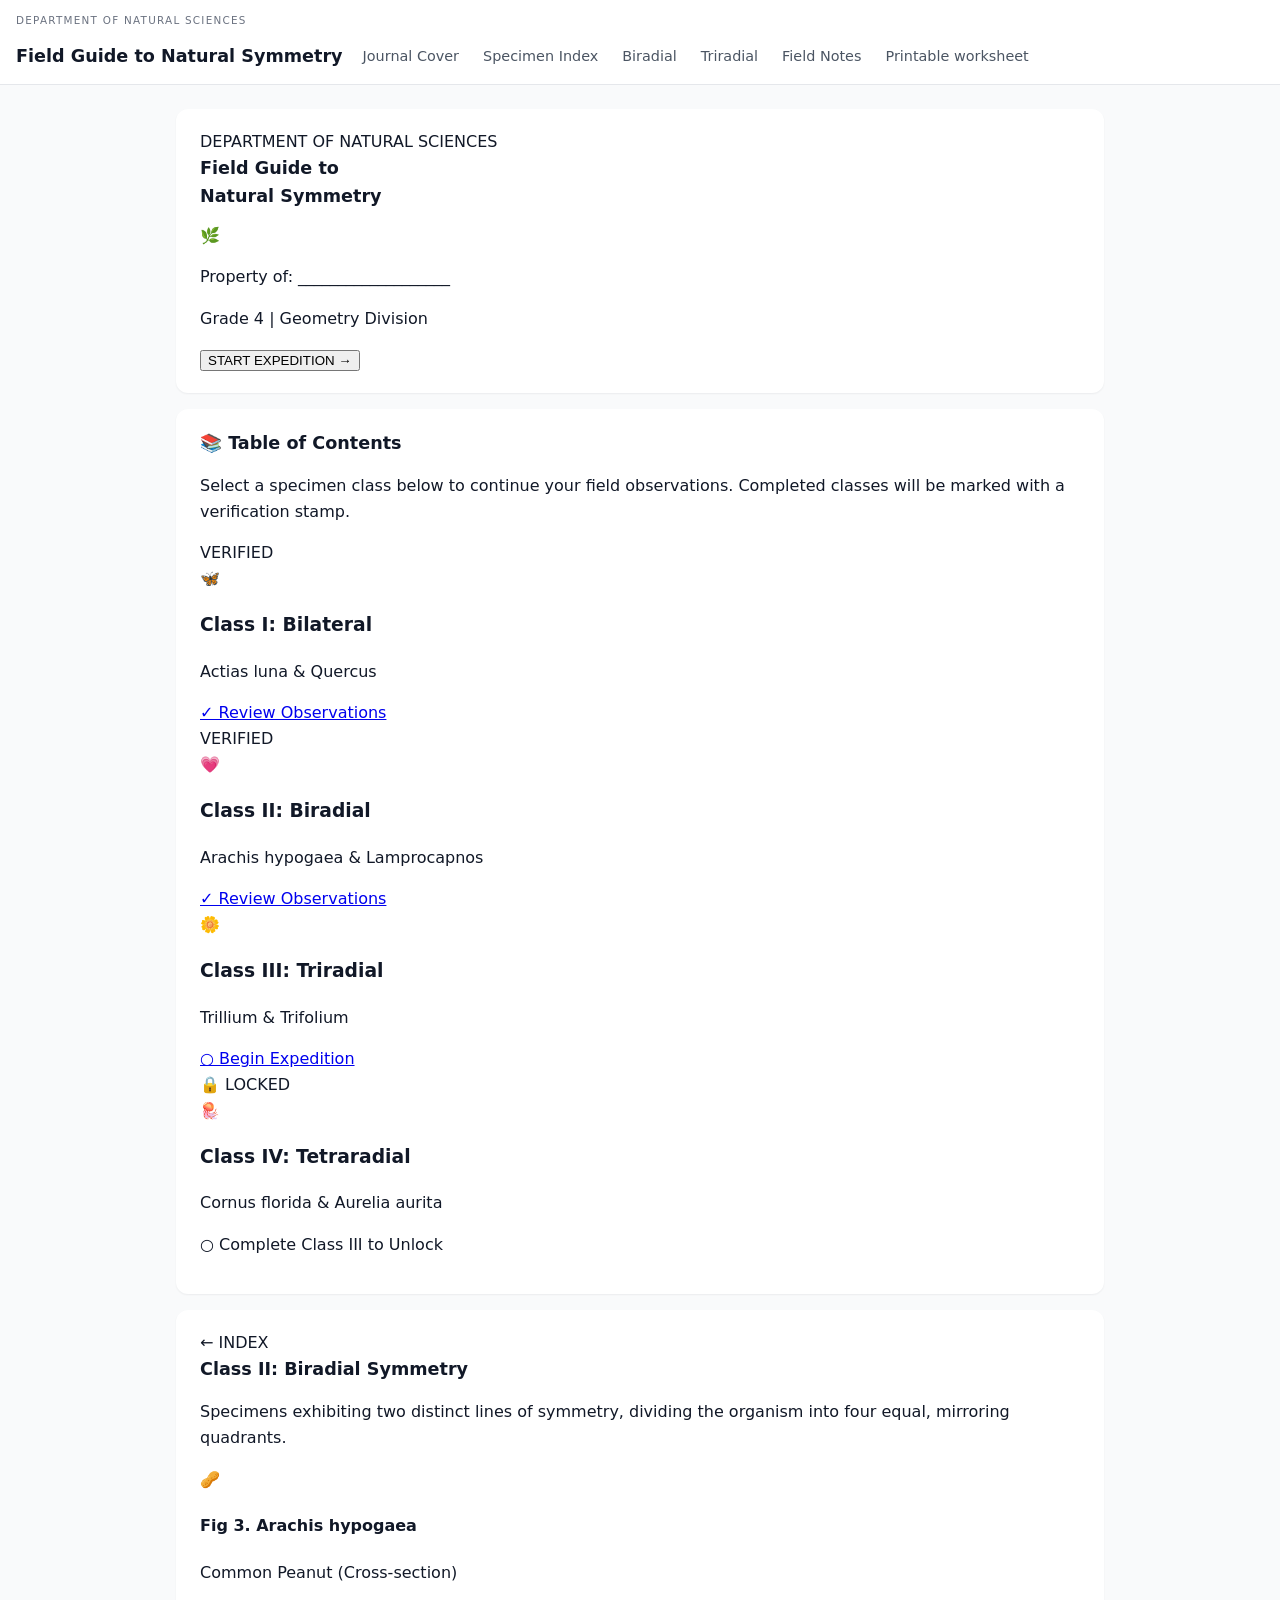
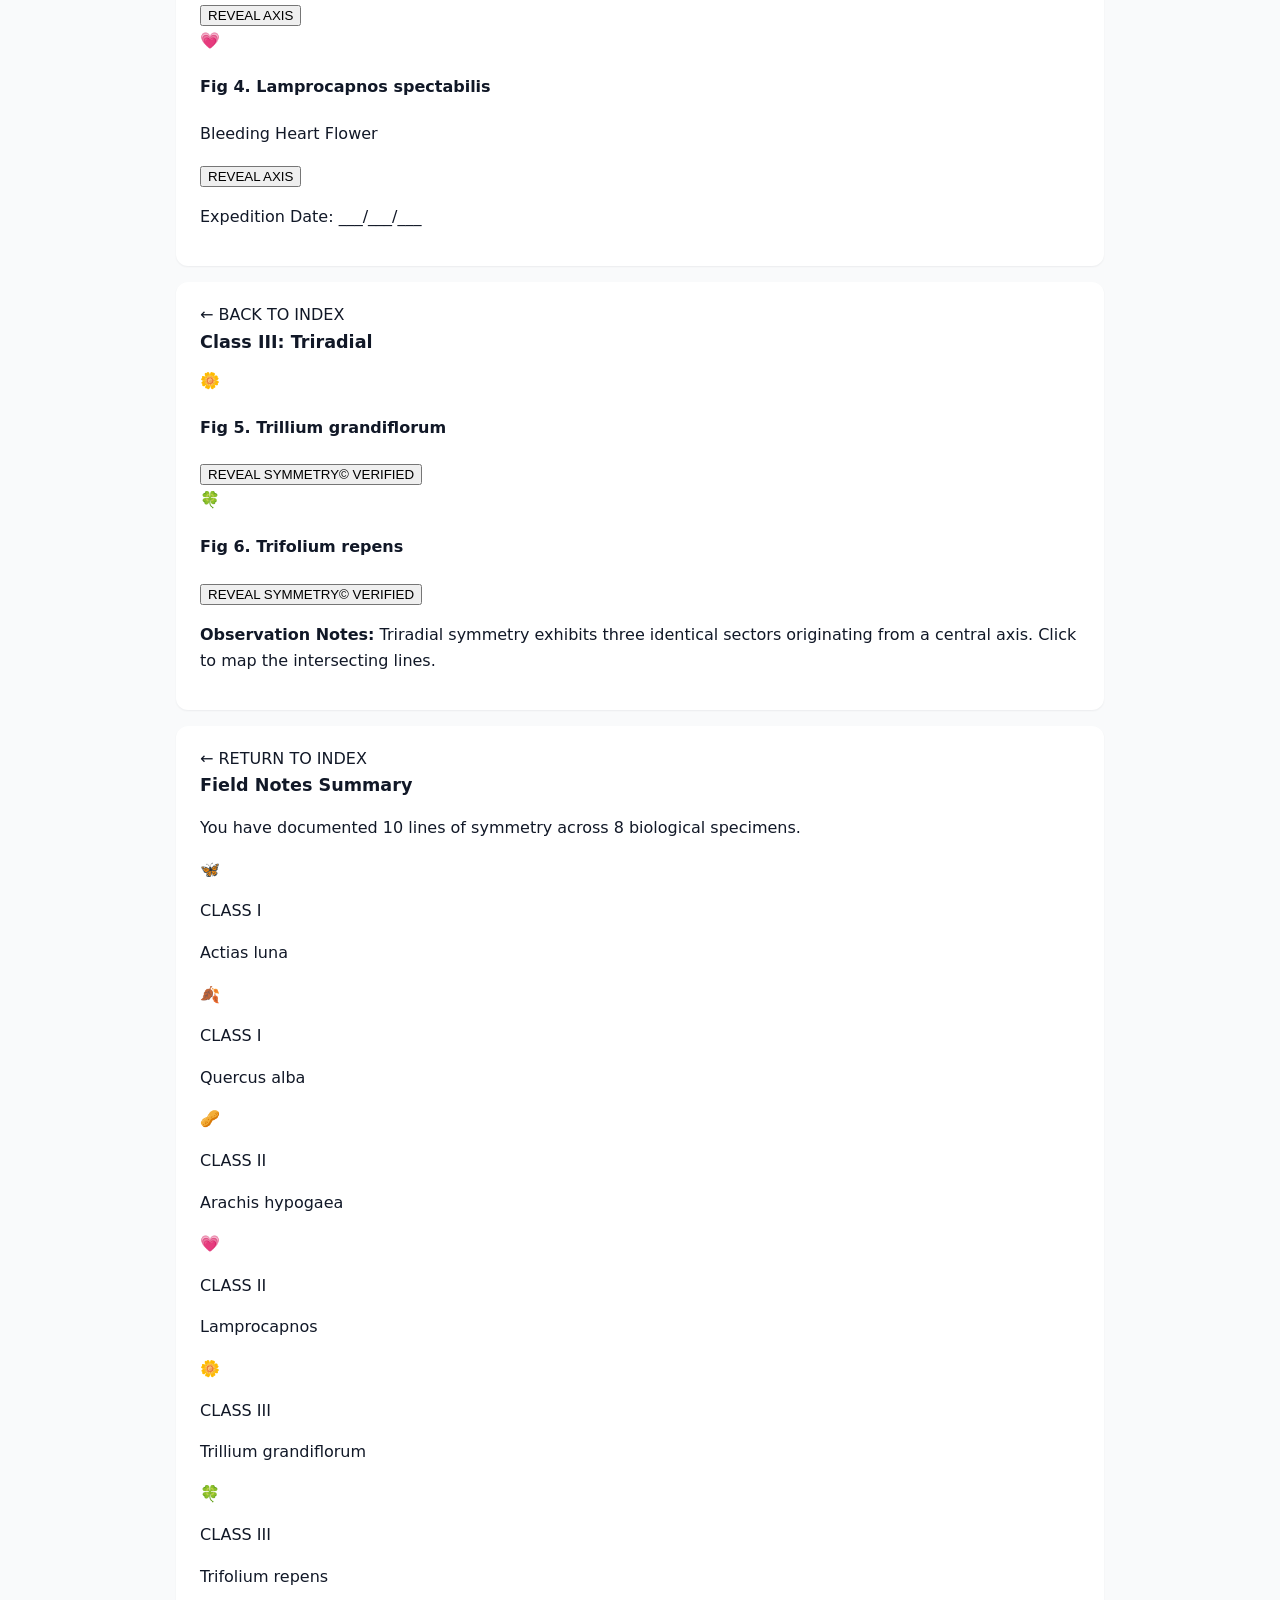
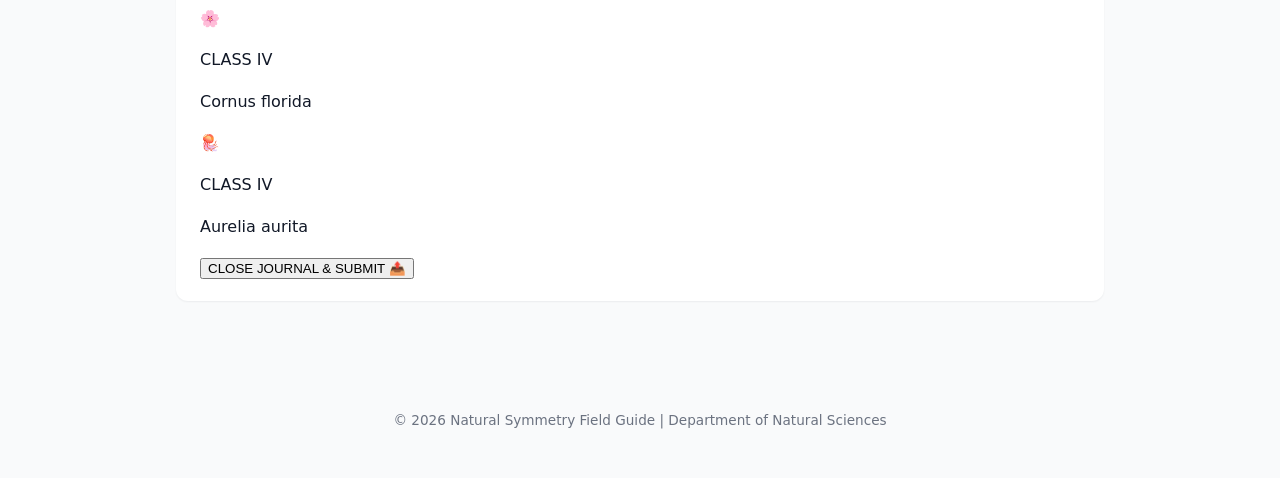
<file: index.html>
<!doctype html>
<html lang="en">
<head>
  <meta charset="utf-8">
  <title>Field Guide to Natural Symmetry</title>
  <meta name="viewport" content="width=device-width, initial-scale=1">
  <link rel="stylesheet" href="styles.css">
</head>
<body>
  <header>
    <div class="header-top">DEPARTMENT OF NATURAL SCIENCES</div>
    <h1>Field Guide to Natural Symmetry</h1>
    <nav>
      <a href="#journal-cover">Journal Cover</a>
      <a href="#specimen-index">Specimen Index</a>
      <a href="#biradial">Biradial</a>
      <a href="#triradial">Triradial</a>
      <a href="#field-notes">Field Notes</a>
      <a href="symmetry-worksheet.html">Printable worksheet</a>
    </nav>
  </header>

  <main>
    <section id="journal-cover" class="hero">
      <div class="hero-content">
        <div class="dept-label">DEPARTMENT OF NATURAL SCIENCES</div>
        <h2 class="hero-title">Field Guide to<br>Natural Symmetry</h2>
        <div class="specimen-card">
          <div class="specimen-image-placeholder">🌿</div>
        </div>
        <p class="property-label">Property of: ___________________</p>
        <p class="grade-label">Grade 4 | Geometry Division</p>
        <button class="cta-button">START EXPEDITION →</button>
      </div>
    </section>

    <section id="specimen-index">
      <h2 class="section-title">📚 Table of Contents</h2>
      <p class="section-subtitle">Select a specimen class below to continue your field observations. Completed classes will be marked with a verification stamp.</p>
      
      <div class="specimen-grid">
        <div class="specimen-card">
          <div class="specimen-badge">VERIFIED</div>
          <div class="specimen-image">🦋</div>
          <h3>Class I: Bilateral</h3>
          <p class="specimen-subtitle">Actias luna & Quercus</p>
          <a href="#" class="review-link">✓ Review Observations</a>
        </div>

        <div class="specimen-card">
          <div class="specimen-badge">VERIFIED</div>
          <div class="specimen-image">💗</div>
          <h3>Class II: Biradial</h3>
          <p class="specimen-subtitle">Arachis hypogaea & Lamprocapnos</p>
          <a href="#biradial" class="review-link">✓ Review Observations</a>
        </div>

        <div class="specimen-card">
          <div class="specimen-image">🌼</div>
          <h3>Class III: Triradial</h3>
          <p class="specimen-subtitle">Trillium & Trifolium</p>
          <a href="#triradial" class="begin-link">○ Begin Expedition</a>
        </div>

        <div class="specimen-card locked">
          <div class="specimen-badge">🔒 LOCKED</div>
          <div class="specimen-image">🪼</div>
          <h3>Class IV: Tetraradial</h3>
          <p class="specimen-subtitle">Cornus florida & Aurelia aurita</p>
          <p class="complete-label">○ Complete Class III to Unlock</p>
        </div>
      </div>
    </section>

    <section id="biradial">
      <div class="breadcrumb">← INDEX</div>
      <h2 class="section-title">Class II: Biradial Symmetry</h2>
      <p class="section-subtitle">Specimens exhibiting two distinct lines of symmetry, dividing the organism into four equal, mirroring quadrants.</p>
      
      <div class="specimen-detail-grid">
        <div class="specimen-detail">
          <div class="specimen-diagram">🥜</div>
          <h4>Fig 3. Arachis hypogaea</h4>
          <p class="specimen-label">Common Peanut (Cross-section)</p>
          <button class="reveal-button">REVEAL AXIS</button>
        </div>

        <div class="specimen-detail">
          <div class="specimen-diagram">💗</div>
          <h4>Fig 4. Lamprocapnos spectabilis</h4>
          <p class="specimen-label">Bleeding Heart Flower</p>
          <button class="reveal-button">REVEAL AXIS</button>
        </div>
      </div>
      <p class="expedition-date">Expedition Date: ___/___/___</p>
    </section>

    <section id="triradial">
      <div class="breadcrumb">← BACK TO INDEX</div>
      <h2 class="section-title">Class III: Triradial</h2>
      
      <div class="specimen-detail-grid">
        <div class="specimen-detail">
          <div class="specimen-diagram">🌼</div>
          <h4>Fig 5. Trillium grandiflorum</h4>
          <button class="reveal-button">REVEAL SYMMETRY© VERIFIED</button>
        </div>

        <div class="specimen-detail">
          <div class="specimen-diagram">🍀</div>
          <h4>Fig 6. Trifolium repens</h4>
          <button class="reveal-button">REVEAL SYMMETRY© VERIFIED</button>
        </div>
      </div>
      
      <p class="observation-note"><strong>Observation Notes:</strong> Triradial symmetry exhibits three identical sectors originating from a central axis. Click to map the intersecting lines.</p>
    </section>

    <section id="field-notes">
      <div class="breadcrumb">← RETURN TO INDEX</div>
      <h2 class="section-title">Field Notes Summary</h2>
      <p class="section-subtitle">You have documented 10 lines of symmetry across 8 biological specimens.</p>
      
      <div class="summary-grid">
        <div class="summary-card">
          <div class="summary-image">🦋</div>
          <p class="summary-class">CLASS I</p>
          <p class="summary-name">Actias luna</p>
        </div>
        
        <div class="summary-card">
          <div class="summary-image">🍂</div>
          <p class="summary-class">CLASS I</p>
          <p class="summary-name">Quercus alba</p>
        </div>
        
        <div class="summary-card">
          <div class="summary-image">🥜</div>
          <p class="summary-class">CLASS II</p>
          <p class="summary-name">Arachis hypogaea</p>
        </div>
        
        <div class="summary-card">
          <div class="summary-image">💗</div>
          <p class="summary-class">CLASS II</p>
          <p class="summary-name">Lamprocapnos</p>
        </div>
        
        <div class="summary-card">
          <div class="summary-image">🌼</div>
          <p class="summary-class">CLASS III</p>
          <p class="summary-name">Trillium grandiflorum</p>
        </div>
        
        <div class="summary-card">
          <div class="summary-image">🍀</div>
          <p class="summary-class">CLASS III</p>
          <p class="summary-name">Trifolium repens</p>
        </div>
        
        <div class="summary-card">
          <div class="summary-image">🌸</div>
          <p class="summary-class">CLASS IV</p>
          <p class="summary-name">Cornus florida</p>
        </div>
        
        <div class="summary-card">
          <div class="summary-image">🪼</div>
          <p class="summary-class">CLASS IV</p>
          <p class="summary-name">Aurelia aurita</p>
        </div>
      </div>
      
      <button class="submit-button">CLOSE JOURNAL & SUBMIT 📤</button>
    </section>
  </main>

  <footer>
    <p>© 2026 Natural Symmetry Field Guide | Department of Natural Sciences</p>
  </footer>
</body>
</html>
</file>
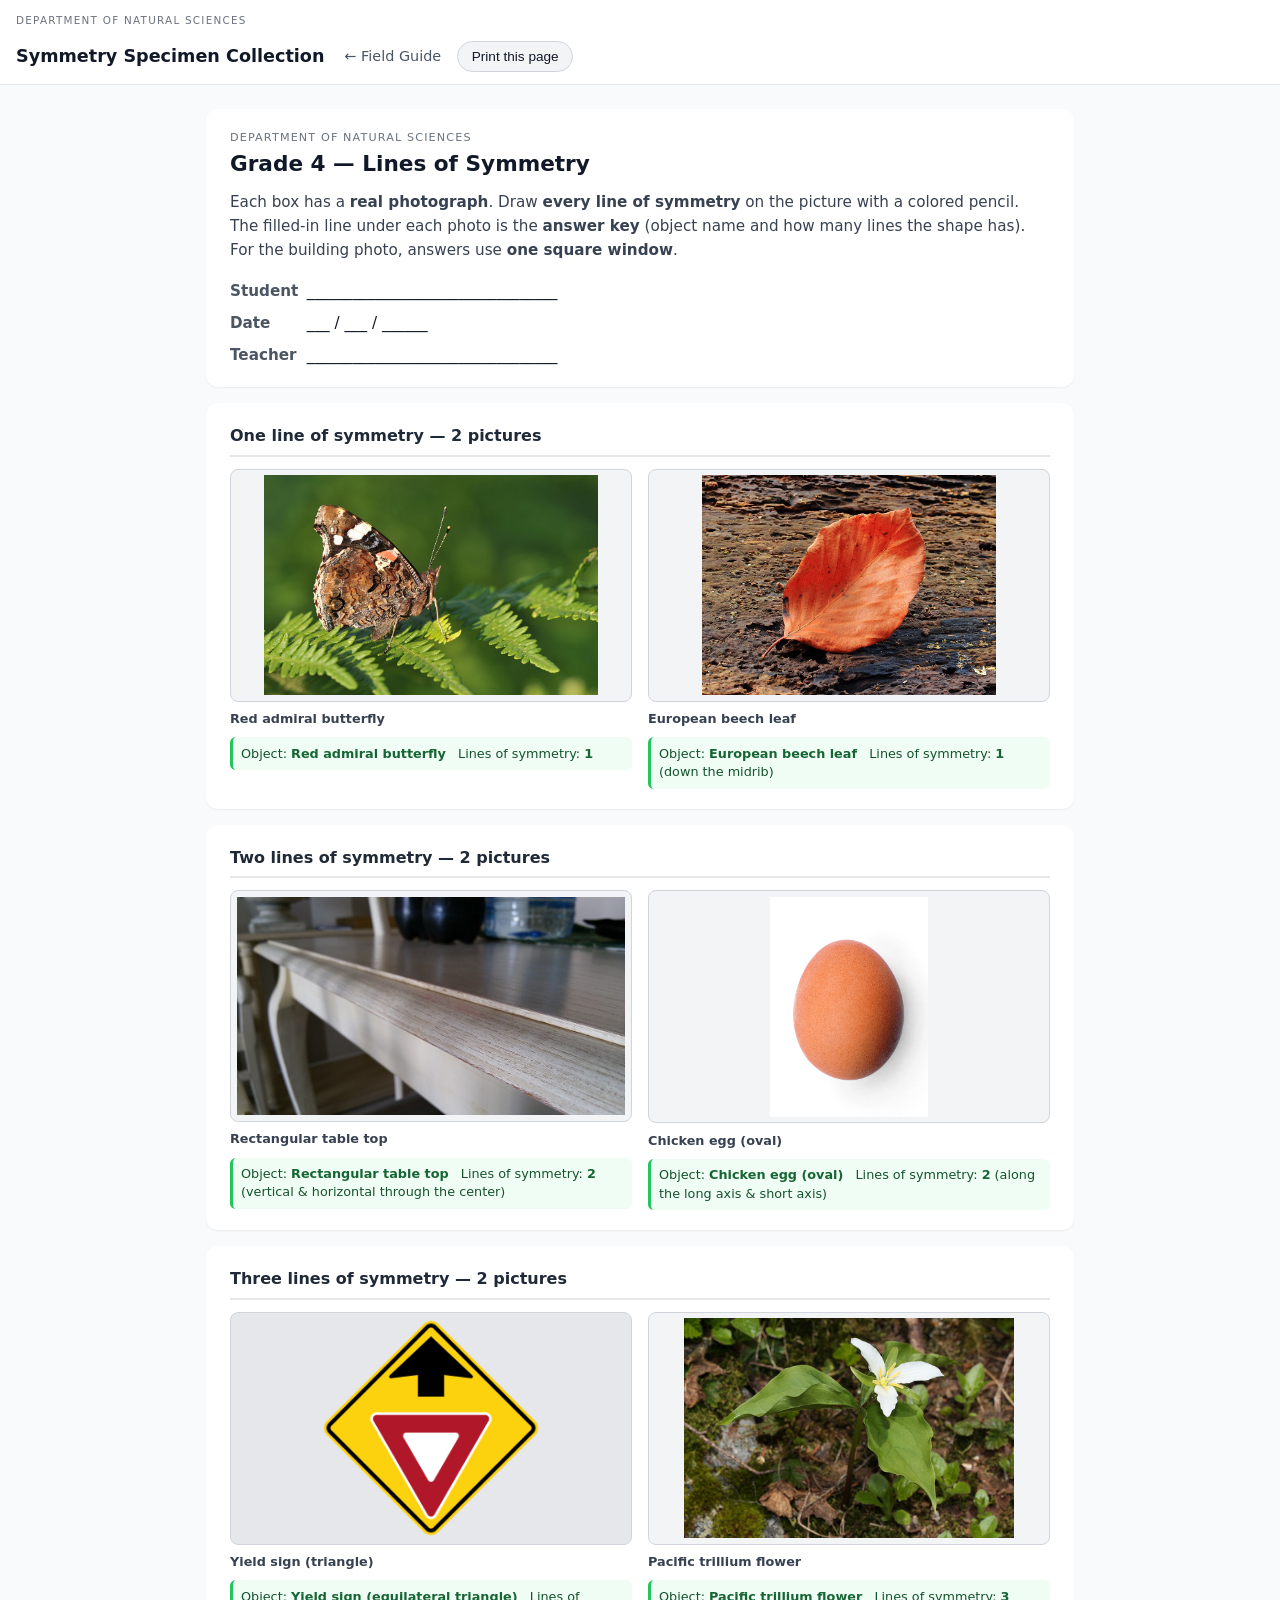
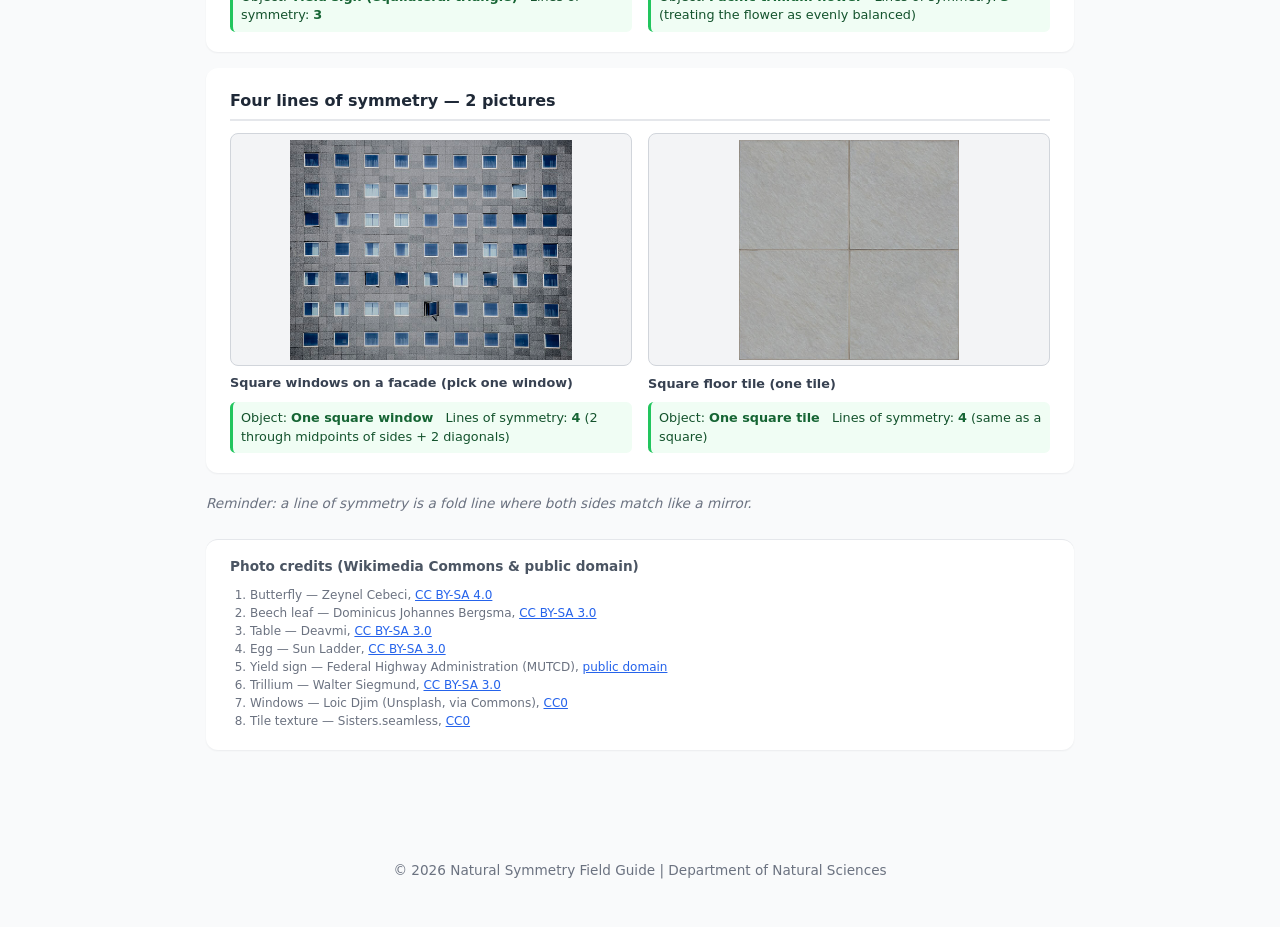
<file: symmetry-worksheet.html>
<!doctype html>
<html lang="en">
<head>
  <meta charset="utf-8">
  <title>Symmetry Specimen Collection — Printable</title>
  <meta name="viewport" content="width=device-width, initial-scale=1">
  <link rel="stylesheet" href="styles.css">
</head>
<body class="worksheet-page">
  <header>
    <div class="header-top">DEPARTMENT OF NATURAL SCIENCES</div>
    <h1>Symmetry Specimen Collection</h1>
    <nav>
      <a href="index.html">← Field Guide</a>
      <button type="button" class="print-hint" onclick="window.print()">Print this page</button>
    </nav>
  </header>

  <main class="worksheet-main">
    <section class="worksheet-banner">
      <p class="worksheet-dept">DEPARTMENT OF NATURAL SCIENCES</p>
      <h2 class="worksheet-title">Grade 4 — Lines of Symmetry</h2>
      <p class="worksheet-instructions">
        Each box has a <strong>real photograph</strong>. Draw <strong>every line of symmetry</strong> on the picture with a
        colored pencil. The filled-in line under each photo is the <strong>answer key</strong> (object name and how many lines
        the shape has). For the building photo, answers use <strong>one square window</strong>.
      </p>
      <div class="worksheet-meta">
        <p><span class="meta-label">Student</span> _________________________________</p>
        <p><span class="meta-label">Date</span> ___ / ___ / ______</p>
        <p><span class="meta-label">Teacher</span> _________________________________</p>
      </div>
    </section>

    <section class="worksheet-section" aria-labelledby="ws-one">
      <h2 id="ws-one" class="worksheet-section-title">One line of symmetry — 2 pictures</h2>
      <div class="worksheet-pair">
        <article class="photo-panel">
          <div class="photo-frame">
            <img src="assets/symmetry/01-butterfly.jpg" width="960" height="632" alt="Red admiral butterfly perched on a plant" loading="lazy">
          </div>
          <p class="photo-label">Red admiral butterfly</p>
          <p class="paste-caption worksheet-answer-line">
            Object: <strong>Red admiral butterfly</strong> &nbsp; Lines of symmetry: <strong>1</strong>
          </p>
        </article>
        <article class="photo-panel">
          <div class="photo-frame">
            <img src="assets/symmetry/02-beech-leaf.jpg" width="960" height="720" alt="European beech leaf showing veins" loading="lazy">
          </div>
          <p class="photo-label">European beech leaf</p>
          <p class="paste-caption worksheet-answer-line">
            Object: <strong>European beech leaf</strong> &nbsp; Lines of symmetry: <strong>1</strong> (down the midrib)
          </p>
        </article>
      </div>
    </section>

    <section class="worksheet-section" aria-labelledby="ws-two">
      <h2 id="ws-two" class="worksheet-section-title">Two lines of symmetry — 2 pictures</h2>
      <div class="worksheet-pair">
        <article class="photo-panel">
          <div class="photo-frame">
            <img src="assets/symmetry/03-table-top.jpg" width="960" height="540" alt="Rectangular wooden table top seen from above" loading="lazy">
          </div>
          <p class="photo-label">Rectangular table top</p>
          <p class="paste-caption worksheet-answer-line">
            Object: <strong>Rectangular table top</strong> &nbsp; Lines of symmetry: <strong>2</strong> (vertical &amp; horizontal through the center)
          </p>
        </article>
        <article class="photo-panel">
          <div class="photo-frame">
            <img src="assets/symmetry/04-chicken-egg.jpg" width="960" height="1344" alt="Single brown chicken egg on a light background" loading="lazy">
          </div>
          <p class="photo-label">Chicken egg (oval)</p>
          <p class="paste-caption worksheet-answer-line">
            Object: <strong>Chicken egg (oval)</strong> &nbsp; Lines of symmetry: <strong>2</strong> (along the long axis &amp; short axis)
          </p>
        </article>
      </div>
    </section>

    <section class="worksheet-section" aria-labelledby="ws-three">
      <h2 id="ws-three" class="worksheet-section-title">Three lines of symmetry — 2 pictures</h2>
      <div class="worksheet-pair">
        <article class="photo-panel">
          <div class="photo-frame photo-frame--light">
            <img src="assets/symmetry/05-yield-sign.png" width="960" height="960" alt="Yellow yield traffic sign, equilateral triangle" loading="lazy">
          </div>
          <p class="photo-label">Yield sign (triangle)</p>
          <p class="paste-caption worksheet-answer-line">
            Object: <strong>Yield sign (equilateral triangle)</strong> &nbsp; Lines of symmetry: <strong>3</strong>
          </p>
        </article>
        <article class="photo-panel">
          <div class="photo-frame">
            <img src="assets/symmetry/06-trillium.jpg" width="960" height="640" alt="Pacific trillium flower with three white petals" loading="lazy">
          </div>
          <p class="photo-label">Pacific trillium flower</p>
          <p class="paste-caption worksheet-answer-line">
            Object: <strong>Pacific trillium flower</strong> &nbsp; Lines of symmetry: <strong>3</strong> (treating the flower as evenly balanced)
          </p>
        </article>
      </div>
    </section>

    <section class="worksheet-section" aria-labelledby="ws-four">
      <h2 id="ws-four" class="worksheet-section-title">Four lines of symmetry — 2 pictures</h2>
      <div class="worksheet-pair">
        <article class="photo-panel">
          <div class="photo-frame">
            <img src="assets/symmetry/07-square-window.jpg" width="960" height="751" alt="Gray building facade with several square windows" loading="lazy">
          </div>
          <p class="photo-label">Square windows on a facade (pick <strong>one</strong> window)</p>
          <p class="paste-caption worksheet-answer-line">
            Object: <strong>One square window</strong> &nbsp; Lines of symmetry: <strong>4</strong> (2 through midpoints of sides + 2 diagonals)
          </p>
        </article>
        <article class="photo-panel">
          <div class="photo-frame">
            <img src="assets/symmetry/08-square-tile.jpg" width="960" height="960" alt="Close-up of square floor tiles" loading="lazy">
          </div>
          <p class="photo-label">Square floor tile (one tile)</p>
          <p class="paste-caption worksheet-answer-line">
            Object: <strong>One square tile</strong> &nbsp; Lines of symmetry: <strong>4</strong> (same as a square)
          </p>
        </article>
      </div>
    </section>

    <p class="worksheet-reminder">
      Reminder: a <em>line of symmetry</em> is a fold line where both sides match like a mirror.
    </p>

    <section class="worksheet-credits" aria-labelledby="credits-heading">
      <h2 id="credits-heading" class="worksheet-credits-title">Photo credits (Wikimedia Commons &amp; public domain)</h2>
      <ol class="worksheet-credits-list">
        <li>
          Butterfly — Zeynel Cebeci,
          <a href="https://commons.wikimedia.org/wiki/File:Butterfly_Red_Admiral_-_Vanessa_atalanta_01.jpg">CC BY-SA 4.0</a>
        </li>
        <li>
          Beech leaf — Dominicus Johannes Bergsma,
          <a href="https://commons.wikimedia.org/wiki/File:Blad_van_beuk_(Fagus_sylvatica)_02.JPG">CC BY-SA 3.0</a>
        </li>
        <li>
          Table — Deavmi,
          <a href="https://commons.wikimedia.org/wiki/File:Table_Top.jpg">CC BY-SA 3.0</a>
        </li>
        <li>
          Egg — Sun Ladder,
          <a href="https://commons.wikimedia.org/wiki/File:Chicken_egg_2009-06-04.jpg">CC BY-SA 3.0</a>
        </li>
        <li>
          Yield sign — Federal Highway Administration (MUTCD),
          <a href="https://commons.wikimedia.org/wiki/File:MUTCD_W3-2.svg">public domain</a>
        </li>
        <li>
          Trillium — Walter Siegmund,
          <a href="https://commons.wikimedia.org/wiki/File:Trillium_ovatum_1290.JPG">CC BY-SA 3.0</a>
        </li>
        <li>
          Windows — Loic Djim (Unsplash, via Commons),
          <a href="https://commons.wikimedia.org/wiki/File:Square_windows_in_gray_facade_(Unsplash).jpg">CC0</a>
        </li>
        <li>
          Tile texture — Sisters.seamless,
          <a href="https://commons.wikimedia.org/wiki/File:White_ivory_rippled_wavy_travertine_square_ground_floor_tile_texture.jpg">CC0</a>
        </li>
      </ol>
    </section>
  </main>

  <footer>
    <p>© 2026 Natural Symmetry Field Guide | Department of Natural Sciences</p>
  </footer>
</body>
</html>
</file>
<file: styles.css>
* {
    box-sizing: border-box;
  }
  
  body {
    margin: 0;
    font-family: system-ui, -apple-system, BlinkMacSystemFont, "Segoe UI", sans-serif;
    line-height: 1.6;
    color: #111827;
    background: #f9fafb;
  }
  
  header {
    position: sticky;
    top: 0;
    background: white;
    border-bottom: 1px solid #e5e7eb;
    padding: 0.75rem 1rem;
    display: flex;
    flex-wrap: wrap;
    align-items: center;
    gap: 0.75rem;
    z-index: 10;
  }
  
  header h1 {
    font-size: 1.1rem;
    margin: 0;
  }
  
  nav {
    display: flex;
    flex-wrap: wrap;
    gap: 0.5rem;
  }
  
  nav a {
    text-decoration: none;
    color: #4b5563;
    font-size: 0.9rem;
    padding: 0.25rem 0.5rem;
    border-radius: 999px;
  }
  
  nav a:hover {
    background: #e5e7eb;
  }
  
  main {
    max-width: 960px;
    margin: 1.5rem auto;
    padding: 0 1rem 2rem;
  }
  
  section {
    background: white;
    border-radius: 0.75rem;
    padding: 1.25rem 1.5rem;
    margin-bottom: 1rem;
    box-shadow: 0 1px 2px rgb(15 23 42 / 0.06);
  }
  
  section h2 {
    margin-top: 0;
    margin-bottom: 0.75rem;
    font-size: 1.1rem;
  }
  
  footer {
    text-align: center;
    padding: 1.5rem 1rem 2rem;
    font-size: 0.85rem;
    color: #6b7280;
  }

  .header-top {
    font-size: 0.65rem;
    letter-spacing: 0.12em;
    text-transform: uppercase;
    color: #6b7280;
    width: 100%;
  }

  /* Symmetry worksheet (symmetry-worksheet.html) */
  .worksheet-page .print-hint {
    border: 1px solid #d1d5db;
    background: #f3f4f6;
    border-radius: 999px;
    padding: 0.35rem 0.85rem;
    font-size: 0.85rem;
    cursor: pointer;
    color: #111827;
  }

  .worksheet-page .print-hint:hover {
    background: #e5e7eb;
  }

  .worksheet-main {
    max-width: 900px;
  }

  .worksheet-banner {
    margin-bottom: 1rem;
  }

  .worksheet-dept {
    margin: 0 0 0.25rem;
    font-size: 0.7rem;
    letter-spacing: 0.1em;
    text-transform: uppercase;
    color: #6b7280;
  }

  .worksheet-title {
    margin: 0 0 0.75rem;
    font-size: 1.35rem;
    line-height: 1.25;
  }

  .worksheet-instructions {
    margin: 0 0 1rem;
    font-size: 0.95rem;
    color: #374151;
  }

  .worksheet-meta {
    display: grid;
    gap: 0.5rem;
    font-size: 0.95rem;
  }

  .worksheet-meta p {
    margin: 0;
  }

  .meta-label {
    display: inline-block;
    min-width: 4.5rem;
    font-weight: 600;
    color: #4b5563;
  }

  .worksheet-section-title {
    margin: 0 0 0.75rem;
    font-size: 1rem;
    color: #1f2937;
    border-bottom: 2px solid #e5e7eb;
    padding-bottom: 0.35rem;
  }

  .worksheet-pair {
    display: grid;
    grid-template-columns: 1fr 1fr;
    gap: 1rem;
  }

  @media (max-width: 640px) {
    .worksheet-pair {
      grid-template-columns: 1fr;
    }
  }

  .paste-panel {
    margin: 0;
  }

  .paste-area {
    min-height: 140px;
    border: 2px dashed #9ca3af;
    border-radius: 0.5rem;
    background: #fafafa;
  }

  .photo-panel {
    margin: 0;
  }

  .photo-frame {
    border: 1px solid #d1d5db;
    border-radius: 0.5rem;
    background: #f3f4f6;
    min-height: 200px;
    display: flex;
    align-items: center;
    justify-content: center;
    padding: 0.35rem;
    overflow: hidden;
  }

  .photo-frame--light {
    background: #e5e7eb;
  }

  .photo-frame img {
    display: block;
    max-width: 100%;
    width: auto;
    height: auto;
    max-height: 220px;
    object-fit: contain;
  }

  .photo-label {
    margin: 0.45rem 0 0;
    font-size: 0.8rem;
    font-weight: 600;
    color: #374151;
  }

  .paste-caption {
    margin: 0.5rem 0 0;
    font-size: 0.8rem;
    color: #4b5563;
  }

  .worksheet-answer-line {
    padding: 0.45rem 0.5rem;
    border-radius: 0.35rem;
    border-left: 3px solid #22c55e;
    background: #f0fdf4;
    color: #14532d;
    line-height: 1.45;
  }

  .worksheet-answer-line strong {
    color: #166534;
  }

  .worksheet-reminder {
    margin: 1.25rem 0 0;
    font-size: 0.85rem;
    color: #6b7280;
    font-style: italic;
  }

  .worksheet-credits {
    margin-top: 1.5rem;
    padding-top: 1rem;
    border-top: 1px solid #e5e7eb;
  }

  .worksheet-credits-title {
    margin: 0 0 0.5rem;
    font-size: 0.85rem;
    font-weight: 600;
    color: #4b5563;
  }

  .worksheet-credits-list {
    margin: 0;
    padding-left: 1.25rem;
    font-size: 0.75rem;
    color: #6b7280;
    line-height: 1.5;
  }

  .worksheet-credits-list a {
    color: #2563eb;
  }

  @media print {
    .worksheet-page .print-hint {
      display: none;
    }

    .worksheet-page header {
      position: static;
      border-bottom: 1px solid #ccc;
    }

    .worksheet-page section {
      box-shadow: none;
      break-inside: avoid;
      page-break-inside: avoid;
    }

    .worksheet-page .paste-area {
      min-height: 160px;
      background: white;
      -webkit-print-color-adjust: exact;
      print-color-adjust: exact;
    }

    .worksheet-page .photo-frame {
      background: white;
      -webkit-print-color-adjust: exact;
      print-color-adjust: exact;
    }

    .worksheet-page .photo-frame img {
      max-height: 200px;
    }

    .worksheet-credits-list a {
      color: #111827;
      text-decoration: underline;
    }

    .worksheet-answer-line {
      background: #ecfdf5;
      border-left-color: #16a34a;
      -webkit-print-color-adjust: exact;
      print-color-adjust: exact;
    }

    @page {
      margin: 0.5in;
    }
  }
</file>
